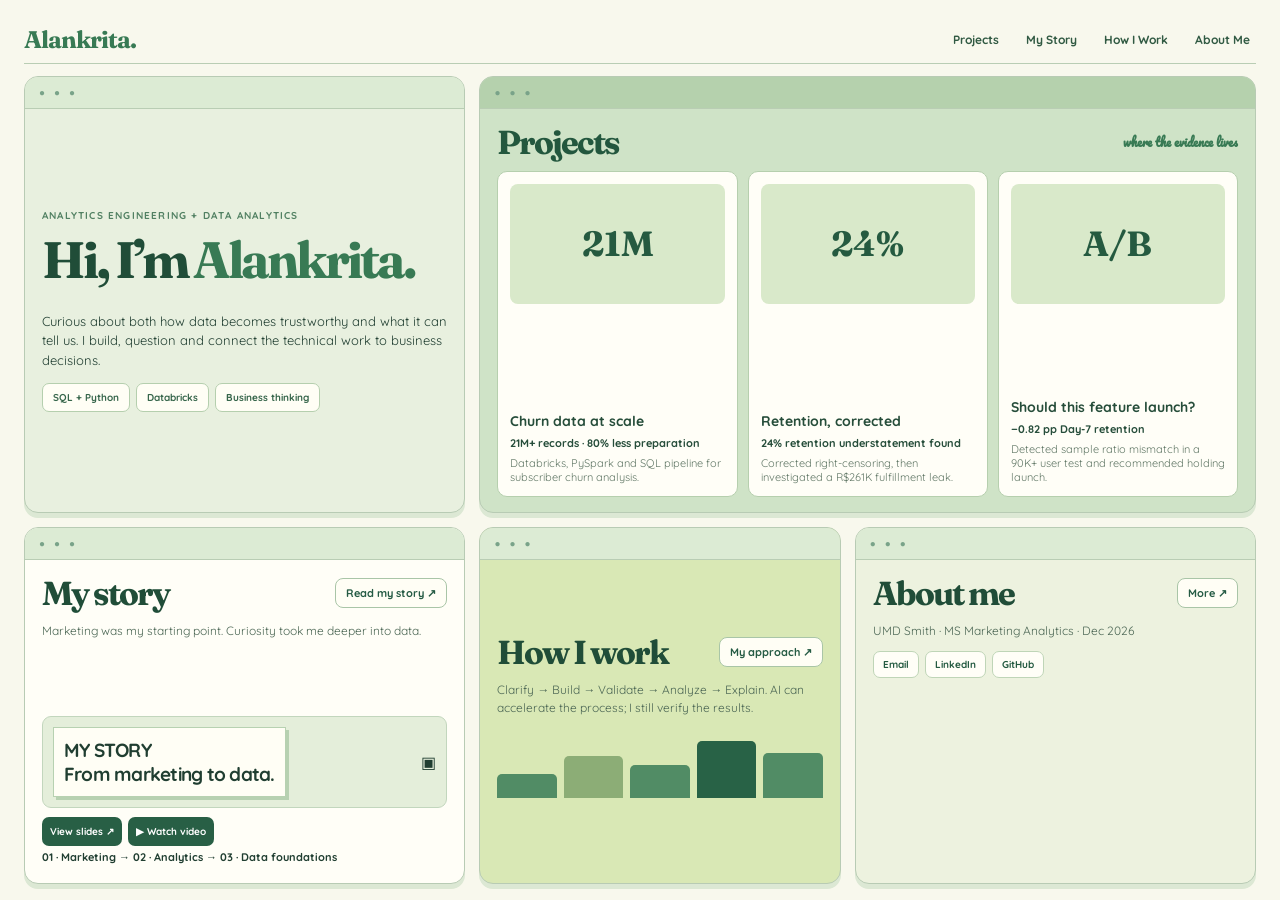
<file: index.html>
<!doctype html><html lang="en"><head><meta charset="utf-8"><meta name="viewport" content="width=device-width,initial-scale=1"><title>Alankrita Srivastava — Portfolio</title><link rel="preconnect" href="https://fonts.googleapis.com"><style>@import url('https://fonts.googleapis.com/css2?family=DM+Sans:wght@400;600;700;800&family=Space+Grotesk:wght@400;600;700&display=swap');
:root{--h:"Space Grotesk";--b:"DM Sans";--a:"Space Grotesk"}*{box-sizing:border-box}body{margin:0;background:#f8f8ed;color:#203e31;font-family:var(--b),sans-serif}button,input,textarea,select{font:inherit}button{cursor:pointer}.shell{height:100dvh;max-width:1450px;margin:auto;padding:16px 24px;display:flex;flex-direction:column;gap:12px}.top{height:48px;display:flex;align-items:center;justify-content:space-between;gap:10px;flex-shrink:0;border-bottom:1px solid #b9cdb4}.logo{font-family:var(--h);font-size:24px;color:#20533b;font-weight:700;letter-spacing:-1px}.nav{display:flex;gap:15px}.nav button{border:0;background:transparent;color:#315a43;font-size:12px;font-weight:800}.edit{background:#255d42;border:0;border-radius:8px;padding:9px 14px;color:white;font-size:12px;font-weight:800}.dashboard{flex:1;min-height:0;display:grid;grid-template-columns:1.1fr .9fr 1fr;grid-template-rows:1.1fr .9fr;gap:14px}.tile{position:relative;min-height:0;overflow:hidden;border:1px solid #b8cbb4;border-radius:14px;padding:48px 17px 15px;background:#fffef7;box-shadow:0 5px 0 #dce8d4}.tile:before{content:"";position:absolute;top:0;left:0;right:0;height:31px;background:#dcebd4;border-bottom:1px solid #b9cdb4}.tile:after{content:"●  ●  ●";position:absolute;top:9px;left:14px;color:#79a389;font-size:10px;letter-spacing:3px}.tile>*{position:relative}.intro{grid-column:1;grid-row:1;background:#e8f0df;display:flex;flex-direction:column;justify-content:center}.projects{grid-column:2/4;grid-row:1;background:#cfe3c7;display:flex;flex-direction:column;gap:12px}.projects:before{background:#b5d1ad}.story{grid-column:1;grid-row:2;display:flex;flex-direction:column}.how{grid-column:2;grid-row:2;background:#d9e8b5;display:flex;flex-direction:column;justify-content:center}.about{grid-column:3;grid-row:2;background:#edf2df}.eyebrow{font-size:10px;font-weight:800;letter-spacing:1.2px;color:#518062}h1,h2{font-family:var(--h),sans-serif;line-height:1.02;letter-spacing:-.06em}h1{font-size:clamp(33px,4vw,58px);margin:12px 0}h1 em{color:#387a54;font-style:normal}h2{font-size:clamp(23px,2.6vw,38px);margin:0}.intro p{font-size:13px;line-height:1.5}.chips{display:flex;gap:6px;flex-wrap:wrap}.chips span{background:#fffef5;color:#37664b;border:1px solid #b5cfae;border-radius:7px;padding:7px 10px;font-size:10px;font-weight:800}.head{display:flex;align-items:center;justify-content:space-between;gap:8px}.head button{border:1px solid #a9c5a7;background:#fffef5;border-radius:8px;padding:7px 10px;font-size:11px;font-weight:800;color:#255b44}.projects h2{color:#23573e}.hand{font-family:var(--a);font-size:12px;color:#4e7557;font-weight:700}.projectlist{flex:1;min-height:0;display:grid;grid-template-columns:repeat(3,minmax(0,1fr));gap:10px}.project{background:#fffef7;border:1px solid #b6cfae;border-radius:10px;text-align:left;padding:12px;display:flex;flex-direction:column;justify-content:space-between;gap:8px;color:#264d3a;min-height:0}.project:hover{transform:translateY(-3px);box-shadow:0 6px 0 #b0cba5}.glyph{background:#d9e9ca;border-radius:8px;display:grid;place-items:center;width:100%;height:40%;min-height:48px;color:#255a40;font-family:var(--h);font-size:clamp(19px,3vw,35px);font-weight:700}.project b{display:block;font-size:14px}.project strong{display:block;font-size:11px;margin:6px 0}.project small{display:block;font-size:11px;color:#627867}.story p,.about p,.how p{font-size:12px;line-height:1.45;color:#4b6654}.steps{font-size:11px;font-weight:800;line-height:2}.links{display:flex;gap:6px;flex-wrap:wrap}.links a{color:#245a41;text-decoration:none;background:#fffef7;border:1px solid #bfd5b7;padding:6px 9px;border-radius:7px;font-size:10px;font-weight:800}.story-art{margin:auto 0 9px;background:#e4eeda;border:1px solid #c2d6bd;border-radius:9px;padding:10px;display:flex;align-items:center;justify-content:space-between;gap:8px}.mini-slide{background:#fffef5;padding:10px;box-shadow:3px 3px 0 #b7d1b1;border:1px solid #b7d1b1;font-size:clamp(12px,1.5vw,19px);font-weight:800;letter-spacing:-.04em}.story-actions{display:flex;gap:6px}.story-actions button{border:0;border-radius:7px;padding:8px;background:#285f45;color:white;font-size:10px;font-weight:800}.widget-graphic{margin:10px 0;display:flex;align-items:end;gap:7px;height:60px}.widget-graphic span{flex:1;border-radius:5px 5px 0 0;background:#518c65}.widget-graphic span:nth-child(1){height:40%}.widget-graphic span:nth-child(2){height:70%;background:#8cad76}.widget-graphic span:nth-child(3){height:55%}.widget-graphic span:nth-child(4){height:95%;background:#286246}.widget-graphic span:nth-child(5){height:75%}.overlay{position:fixed;inset:0;background:#183528bb;display:grid;place-items:center;padding:15px;z-index:10;backdrop-filter:blur(6px)}[hidden]{display:none!important}.dialog{width:min(700px,100%);max-height:90dvh;overflow:auto;background:#fbfcf2;border:2px solid #adc7a9;border-radius:17px;padding:28px;position:relative}.dialog h2{font-size:30px;margin:4px 0 15px}.close{position:absolute;right:18px;top:15px;background:white;border:1px solid #a6c5a6;border-radius:50%;width:34px;height:34px;font-size:22px}.detail{background:white;border:1px solid #c6d9bd;padding:13px;border-radius:10px;margin:9px 0;font-size:13px;line-height:1.55}.detail b{display:block;color:#276044;margin-bottom:4px}.video{aspect-ratio:16/9;width:100%;border:0;border-radius:12px;margin:9px 0}.editorgrid{display:grid;grid-template-columns:1fr 1fr;gap:10px}.field{display:flex;flex-direction:column;gap:5px;font-size:12px;font-weight:800}.field input,.field textarea,.field select{padding:10px;border:1px solid #b4cdae;border-radius:10px;background:white;color:#203d32;min-width:0}.field textarea{min-height:75px}.full{grid-column:1/-1}.action{border:0;background:#275c43;color:white;padding:11px 16px;border-radius:9px;font-size:12px;font-weight:800;margin:8px 6px 0 0}.muted{color:#526c5c;font-size:12px;line-height:1.5}.linkbtn{display:inline-block;color:#245b44;text-decoration:none;font-weight:800;font-size:12px;margin-top:12px}
@media(max-width:800px){.shell{padding:8px;gap:6px}.top{height:34px}.logo{font-size:20px}.nav{display:none}.dashboard{grid-template-columns:1fr 1fr;grid-template-rows:1fr 1.7fr 1fr;gap:7px}.tile{border-radius:10px;padding:30px 9px 7px}.tile:before{height:23px}.tile:after{top:6px;font-size:8px}.intro{grid-column:1/3;grid-row:1}.projects{grid-column:1/3;grid-row:2;gap:5px}.story{grid-column:1;grid-row:3}.how{grid-column:2;grid-row:3}.about{display:none}.intro h1{font-size:25px;margin:4px 0}.intro p{font-size:10px;line-height:1.25;margin:3px 0}.chips{display:none}.eyebrow{font-size:8px}.head h2,.projects h2{font-size:19px}.hand{font-size:9px}.projectlist{gap:5px}.project{padding:6px;gap:5px}.glyph{font-size:17px;min-height:32px}.project b{font-size:10px}.project strong{font-size:9px;margin:2px 0}.project small{display:none}.story p,.about p,.how p{font-size:9px;margin:4px 0}.steps{display:none}.story-art{margin:4px 0;padding:5px}.mini-slide{padding:5px;font-size:10px}.story-actions button{font-size:9px;padding:5px}.widget-graphic{height:33px;margin:4px 0}.head button{font-size:9px;padding:5px}.editorgrid{grid-template-columns:1fr}}
.live-preview{background:#f4f5e9;border:1px solid #c5d6b9;border-radius:12px;padding:16px;margin:8px 0 12px}.live-preview h2{font-size:38px;margin:8px 0}.live-preview p{font-size:15px}.live-preview #liveAccent{font-size:25px}.live-tag{font-size:10px;letter-spacing:1px;font-weight:800;color:#69806b}h1,h2{color:var(--heading-color,#204d38)}body{color:var(--body-color,#203e31)}h1 em,.logo,.hand{color:var(--accent-color,#387a54)}.dialog{width:min(800px,100%)}.field select{cursor:pointer}.field input[type=color]{padding:4px}
.editor-actions{display:flex;align-items:center;gap:8px}
.layout-toolbar{display:flex;align-items:center;gap:10px;flex-wrap:wrap;background:#e0ebd4;border:1px solid #b4cda9;padding:8px 12px;border-radius:9px;font-size:11px;font-weight:800}
.layout-toolbar[hidden]{display:none!important}
.layout-toolbar button{border:1px solid #9fbd9e;background:#fffef5;border-radius:7px;color:#26563e;padding:6px 9px;font-size:11px;font-weight:800;cursor:pointer}
.dashboard.layout-mode{display:block;position:relative;touch-action:none;overflow:hidden;background:repeating-linear-gradient(0deg,transparent 0 23px,#d7e6d04d 24px),repeating-linear-gradient(90deg,transparent 0 23px,#d7e6d04d 24px);border:1px dashed #a7c1a0;border-radius:12px}
.dashboard.layout-mode .tile{position:absolute!important;display:flex;flex-direction:column;grid-column:auto!important;grid-row:auto!important;min-width:130px;min-height:115px;max-width:none;max-height:none;box-sizing:border-box;box-shadow:0 6px 0 #a6c7a777;user-select:none}
.dashboard.layout-mode .tile:before{cursor:grab}
.dashboard.layout-mode .tile.dragging{z-index:9;box-shadow:0 12px 24px #264d3933}
.dashboard.layout-mode .tile:after{pointer-events:none}
.widget-handle{position:absolute!important;z-index:4;top:0;left:0;right:0;height:32px;cursor:grab;touch-action:none}
.widget-handle:active{cursor:grabbing}
.widget-resize{position:absolute!important;z-index:5;right:1px;bottom:1px;width:24px;height:24px;cursor:nwse-resize;touch-action:none;background:linear-gradient(135deg,transparent 54%,#3d7a55 56%,#3d7a55 62%,transparent 64%,transparent 72%,#3d7a55 74%,#3d7a55 80%,transparent 82%);border-radius:0 0 10px 0}
.dashboard.layout-mode .tile .projectlist{min-height:0}
.dashboard.layout-mode .tile .project{overflow:hidden}
@media(max-width:800px){.editor-actions{gap:4px}.editor-actions .edit{padding:6px;font-size:9px}.layout-toolbar{font-size:9px;gap:5px}.layout-toolbar button{font-size:9px;padding:5px}.dashboard.layout-mode{display:grid;position:relative;touch-action:auto;overflow:visible}.dashboard.layout-mode .tile{position:relative!important;min-width:0;min-height:0;left:auto!important;top:auto!important;width:auto!important;height:auto!important;grid-column:initial!important;grid-row:initial!important}.dashboard.layout-mode .intro{grid-column:1/3!important;grid-row:1!important}.dashboard.layout-mode .projects{grid-column:1/3!important;grid-row:2!important}.dashboard.layout-mode .story{grid-column:1!important;grid-row:3!important}.dashboard.layout-mode .how{grid-column:2!important;grid-row:3!important}.widget-handle,.widget-resize{display:none!important}}

.dashboard .free-image{position:absolute;z-index:12;border:1px solid #8aa98e;border-radius:9px;box-shadow:0 5px 16px #1b3d2933;overflow:hidden;background:transparent;touch-action:none}
.dashboard .free-image img{width:100%;height:100%;object-fit:contain;display:block;pointer-events:none}
.dashboard .free-image .image-drag{position:absolute;inset:0;cursor:move;touch-action:none}
.dashboard .free-image .image-size{position:absolute;right:0;bottom:0;width:23px;height:23px;background:#245c43cc;color:white;cursor:nwse-resize;text-align:center;line-height:23px;touch-action:none}
.dashboard .free-image .image-delete{position:absolute;right:2px;top:2px;border:0;border-radius:50%;width:25px;height:25px;background:#fff;color:#6b2935;cursor:pointer;font-weight:900;z-index:2}
.dashboard:not(.image-editing) .free-image{border:0;box-shadow:none;pointer-events:none}
.dashboard:not(.image-editing) .free-image .image-drag,.dashboard:not(.image-editing) .free-image .image-size,.dashboard:not(.image-editing) .free-image .image-delete{display:none}
.dashboard.image-editing .free-image{outline:2px dashed #437d53;outline-offset:2px}
.dashboard.layout-mode .tile{z-index:1}
.dashboard.layout-mode .tile.dragging{z-index:9}
@media(max-width:800px){.dashboard .free-image{display:none}}
.dashboard{position:relative}.dashboard.layout-mode .free-image{z-index:15}.dashboard.layout-mode:not(.image-editing) .free-image{pointer-events:none}
.font-size-panel{position:fixed;z-index:30;right:20px;bottom:20px;width:min(310px,calc(100vw - 40px));background:#fffef5;border:2px solid #7aa783;border-radius:14px;padding:15px;box-shadow:0 10px 30px #1b3d2944;color:#234a35}
.font-size-panel[hidden]{display:none!important}.font-size-panel input[type=range]{width:100%;accent-color:#2a6b49}.font-size-panel .size-row{display:flex;align-items:center;justify-content:space-between;gap:8px;margin:10px 0}.font-size-panel button{border:1px solid #a9c6aa;border-radius:7px;background:#e4efdb;color:#234a35;padding:6px 9px;font-weight:800}.font-edit-selected{outline:2px dashed #397c55!important;outline-offset:3px;cursor:text!important}.font-edit-active [data-font-key]{cursor:pointer}.font-edit-active [data-font-key]:hover{outline:1px dashed #397c55;outline-offset:2px}
#floatingEditor{position:fixed;right:14px;bottom:14px;z-index:1000;background:#205d41;color:white;border:2px solid #f7ffed;border-radius:999px;padding:13px 19px;font-weight:900;font-size:14px;box-shadow:0 5px 22px #143e2e66;display:block!important;visibility:visible!important}#floatingEditorMenu{position:fixed;right:14px;bottom:70px;z-index:1000;background:#fffef5;border:2px solid #8fb79b;border-radius:13px;padding:9px;box-shadow:0 8px 30px #163b2b44;width:min(250px,calc(100vw - 28px))}#floatingEditorMenu[hidden]{display:none!important}#floatingEditorMenu button{display:block;width:100%;text-align:left;background:transparent;color:#1d5139;border:0;border-radius:7px;padding:11px;font-weight:800;font-size:13px}#floatingEditorMenu button:hover{background:#e2efdd}.font-size-panel{bottom:76px!important;z-index:1001!important}@media(max-width:800px){.editor-actions{display:none!important}#floatingEditor{bottom:12px;right:12px}}
#elementControls{position:fixed;z-index:1100;left:50%;bottom:14px;transform:translateX(-50%);display:flex;align-items:center;gap:10px;flex-wrap:wrap;background:#fffef5;color:#24533d;border:2px solid #6e9f77;border-radius:12px;padding:9px 12px;box-shadow:0 7px 25px #173e2a55;font-size:12px}
#elementControls[hidden],#elementSelection[hidden]{display:none!important}#elementControls button{border:1px solid #a3c6a4;border-radius:7px;padding:6px;background:#e6efdc;color:#24533d;font-weight:800}
#elementSelection{position:fixed;z-index:1099;pointer-events:none;border:2px solid #237c4c;outline:1px dashed #fff;box-shadow:0 0 0 2px #237c4c44}
#elementMove{position:absolute;top:-24px;left:-2px;height:23px;background:#237c4c;color:white;font-size:11px;font-weight:800;padding:3px 12px;cursor:move;pointer-events:auto;touch-action:none}
#elementResize{position:absolute;right:-9px;bottom:-9px;background:#237c4c;color:white;border:2px solid white;border-radius:4px;width:23px;height:23px;text-align:center;cursor:nwse-resize;pointer-events:auto;touch-action:none}
body.free-edit-mode #desktopGrid .tile *:not(.widget-handle):not(.widget-resize){cursor:crosshair}body.free-edit-mode #desktopGrid .tile *:hover{outline:1px dashed #42895a}body.free-edit-mode #desktopGrid{overflow:visible}body.free-edit-mode #desktopGrid .tile{overflow:visible}

/* Public visitors never see editor controls. Editing requires an explicit URL flag. */
body:not(.owner-edit) .editor-actions,body:not(.owner-edit) .layout-toolbar,body:not(.owner-edit) #floatingEditor,body:not(.owner-edit) #floatingEditorMenu,body:not(.owner-edit) #elementControls,body:not(.owner-edit) #elementSelection,body:not(.owner-edit) #fontSizePanel,body:not(.owner-edit) .widget-handle,body:not(.owner-edit) .widget-resize,body:not(.owner-edit) .image-drag,body:not(.owner-edit) .image-size{display:none!important}
.projectlist{overflow-x:auto;overflow-y:hidden;grid-auto-flow:column;grid-template-columns:none;grid-auto-columns:calc((100% - 20px)/3);scrollbar-width:thin}
.project{overflow:auto;min-width:0}
@media(max-width:700px){.projectlist{grid-auto-columns:minmax(150px,78%)}}
</style></head><body><div class="shell"><header class="top"><div class="logo">Alankrita.</div><nav class="nav"><button onclick="openDetail('projects')">Projects</button><button onclick="openDetail('story')">My Story</button><button onclick="openDetail('how')">How I Work</button><button onclick="openDetail('about')">About Me</button></nav></header><main class="dashboard" id="desktopGrid"><section class="tile intro" data-widget="intro"><div class="eyebrow">ANALYTICS ENGINEERING + DATA ANALYTICS</div><h1>Hi, I’m <em>Alankrita.</em></h1><p id="intro"></p><div class="chips"><span>SQL + Python</span><span>Databricks</span><span>Business thinking</span></div></section><section class="tile projects" data-widget="projects"><div class="head"><h2>Projects</h2><span class="hand">where the evidence lives</span></div><div class="projectlist" id="projects"></div></section><section class="tile story" data-widget="story"><div class="head"><h2>My story</h2><button onclick="openDetail('story')">Read my story ↗</button></div><p id="story"></p><div class="story-art"><div class="mini-slide">MY STORY<br>From marketing to data.</div><span>▣</span></div><div class="story-actions"><button onclick="openDetail('story')">View slides ↗</button><button onclick="openStoryVideo()">▶ Watch video</button></div><div class="steps">01 · Marketing → 02 · Analytics → 03 · Data foundations</div></section><section class="tile how" data-widget="how"><div class="head"><h2>How I work</h2><button onclick="openDetail('how')">My approach ↗</button></div><p id="how"></p><div class="widget-graphic"><span></span><span></span><span></span><span></span><span></span></div></section><section class="tile about" data-widget="about"><div class="head"><h2>About me</h2><button onclick="openDetail('about')">More ↗</button></div><p id="about"></p><div class="links"><a id="email">Email</a><a id="linkedin" target="_blank" rel="noopener noreferrer">LinkedIn</a><a id="github" target="_blank" rel="noopener noreferrer">GitHub</a></div></section></main></div><div class="overlay" id="overlay" hidden><div class="dialog" role="dialog" aria-modal="true"><button class="close" onclick="closeDialog()" aria-label="Close">×</button><div id="dialogbody"></div></div></div><script>
const defaults={intro:"Curious about both how data becomes trustworthy and what it can tell us. I build, question and connect the technical work to business decisions.",story:"Marketing was my starting point. Curiosity took me deeper into data.",how:"Clarify → Build → Validate → Analyze → Explain. AI can accelerate the process; I still verify the results.",about:"UMD Smith · MS Marketing Analytics · Dec 2026",email:"",linkedin:"https://www.linkedin.com/",github:"https://github.com/alansri08",headingFont:"Fraunces",bodyFont:"Quicksand",accentFont:"Pacifico",headingColor:"#204d38",bodyColor:"#203e31",accentColor:"#387a54",storyVideo:"",projects:[{title:"Churn data at scale",metric:"21M+ records · 80% less preparation",desc:"Databricks, PySpark and SQL pipeline for subscriber churn analysis.",glyph:"21M",video:"",link:"https://github.com/alansri08/kkbox-churn-prediction"},{title:"Retention, corrected",metric:"24% retention understatement found",desc:"Corrected right-censoring, then investigated a R$261K fulfillment leak.",glyph:"24%",video:"",link:"https://github.com/alansri08/ecommerce-funnel-cohort-analysis"},{title:"Should this feature launch?",metric:"−0.82 pp Day-7 retention",desc:"Detected sample ratio mismatch in a 90K+ user test and recommended holding launch.",glyph:"A/B",video:"",link:"https://github.com/alansri08/mobile-app-growth-experimentation"}]};
let d=structuredClone(defaults);if(!Array.isArray(d.projects))d.projects=structuredClone(defaults.projects);
const $=id=>document.getElementById(id),esc=s=>String(s??"").replace(/[&<>"']/g,c=>({"&":"&amp;","<":"&lt;",">":"&gt;",'"':"&quot;","'":"&#39;"}[c]));
function embed(raw){try{const u=new URL(raw);const h=u.hostname.replace(/^www\./,"");let id;if(h==="youtu.be")id=u.pathname.split("/")[1];else if(["youtube.com","m.youtube.com","youtube-nocookie.com"].includes(h))id=u.searchParams.get("v")||u.pathname.match(/^\/(?:embed|shorts|live)\/([^/]+)/)?.[1];if(id&&/^[a-zA-Z0-9_-]{11}$/.test(id))return "https://www.youtube-nocookie.com/embed/"+id;if(["loom.com","share.loom.com"].includes(h)){id=u.pathname.match(/^\/(?:share|embed)\/([a-zA-Z0-9-]+)/)?.[1];if(id&&/^[a-zA-Z0-9-]{12,}$/.test(id))return "https://www.loom.com/embed/"+id}}catch{}return null}
function video(raw){const src=embed(raw);return src?'<iframe class="video" loading="lazy" allow="accelerometer; autoplay; encrypted-media; picture-in-picture" allowfullscreen title="Video walkthrough" src="'+esc(src)+'"></iframe>':""}
function render(){for(const k of ["intro","story","how","about"])$(k).textContent=d[k];$("projects").innerHTML=d.projects.map((p,i)=>'<button class="project" onclick="openDetail('+i+')"><span class="glyph">'+esc(p.glyph)+'</span><span><b>'+esc(p.title)+'</b><strong>'+esc(p.metric)+'</strong><small>'+esc(p.desc)+'</small></span></button>').join("");$("email").href=d.email?"mailto:"+d.email:"#";$("linkedin").href=d.linkedin;$("github").href=d.github;document.documentElement.style.setProperty("--h",'"'+d.headingFont+'"');document.documentElement.style.setProperty("--b",'"'+d.bodyFont+'"');document.documentElement.style.setProperty("--a",'"'+d.accentFont+'"');document.documentElement.style.setProperty("--heading-color",d.headingColor||"#204d38");document.documentElement.style.setProperty("--body-color",d.bodyColor||"#203e31");document.documentElement.style.setProperty("--accent-color",d.accentColor||"#387a54");const fonts=[d.headingFont,d.bodyFont,d.accentFont];let link=$("fontlink");if(!link){link=document.createElement("link");link.id="fontlink";link.rel="stylesheet";document.head.appendChild(link)}link.href="https://fonts.googleapis.com/css2?"+[...new Set(fonts)].map(x=>"family="+encodeURIComponent(x).replace(/%20/g,"+").replace(/%2B/g,"+")).join("&")+"&display=swap";}
function show(html){$("dialogbody").innerHTML=html;$("overlay").hidden=false}
function closeDialog(){$("overlay").hidden=true;$("dialogbody").innerHTML=""}
function openStoryVideo(){show("<h2>My Story — Video</h2>"+(video(d.storyVideo)||'<p class="muted">Add your YouTube or Loom link using Edit site to play your video here.</p>'))}
function openDetail(key){let title,body="";if(typeof key==="number"){const p=d.projects[key];title=p.title;body='<p class="muted">'+esc(p.desc)+'</p>'+video(p.video)+'<div class="detail"><b>Key result</b>'+esc(p.metric)+'</div><a class="linkbtn" target="_blank" rel="noopener noreferrer" href="'+esc(p.link)+'">Explore project on GitHub ↗</a>'}else if(key==="projects"){title="Featured projects";body=d.projects.map((p,i)=>'<button class="project detail" onclick="openDetail('+i+')">'+esc(p.title)+" — "+esc(p.metric)+'</button>').join("")}else{title=({story:"My story",how:"How I work",about:"About me"})[key];body='<p class="muted">'+esc(d[key])+'</p>';if(key==="story")body+='<div class="detail"><b>My Story presentation</b>Presentation upload pending. The thumbnail on the homepage is a placeholder, not the original slides.</div><button class="action" onclick="openStoryVideo()">▶ Watch the video</button>'+video(d.storyVideo);if(key==="how")body+='<div class="detail"><b>My approach</b>Understand the business question, prepare and transform data, validate assumptions and outputs, and communicate decisions.</div>';if(key==="about")body+='<div class="detail">I’m completing an MS in Marketing Analytics at the University of Maryland, graduating December 2026. My experience spans marketing analytics, SQL, Databricks, Tableau, experimentation and AI-assisted workflows.</div>'}show('<h2>'+esc(title)+'</h2>'+body)}
const field=(label,key,val,type="text")=>'<label class="field '+(type==="textarea"?"full":"")+'">'+esc(label)+(type==="textarea"?'<textarea data-key="'+esc(key)+'">'+esc(val)+'</textarea>':'<input data-key="'+esc(key)+'" value="'+esc(val)+'">')+'</label>';
const colorField=(label,key,val)=>'<label class="field">'+esc(label)+'<input type="color" data-key="'+esc(key)+'" value="'+esc(val)+'" style="height:46px;width:100%;cursor:pointer"></label>';
const choose=(label,key,val,opts)=>'<label class="field">'+esc(label)+'<select data-key="'+esc(key)+'">'+opts.map(o=>'<option '+(o===val?"selected":"")+'>'+esc(o)+'</option>').join("")+'</select></label>';

document.addEventListener("keydown",e=>{if(e.key==="Escape")closeDialog()});
$("overlay").addEventListener("click",e=>{if(e.target===$("overlay"))closeDialog()});
fetch("data.json",{cache:"no-store"}).then(r=>r.ok?r.json():null).then(x=>{if(x){d={...d,...x};if(!Array.isArray(d.projects))d.projects=structuredClone(defaults.projects)}render()}).catch(()=>render());render();
window.PortfolioContent={
 get:()=>structuredClone(d),
 set:(next)=>{d={...d,...structuredClone(next||{})};if(!Array.isArray(d.projects))d.projects=structuredClone(defaults.projects);render();window.PortfolioVisual?.draw();}
};
</script><script src="./visual-runtime.js" defer></script></body></html>
</file>
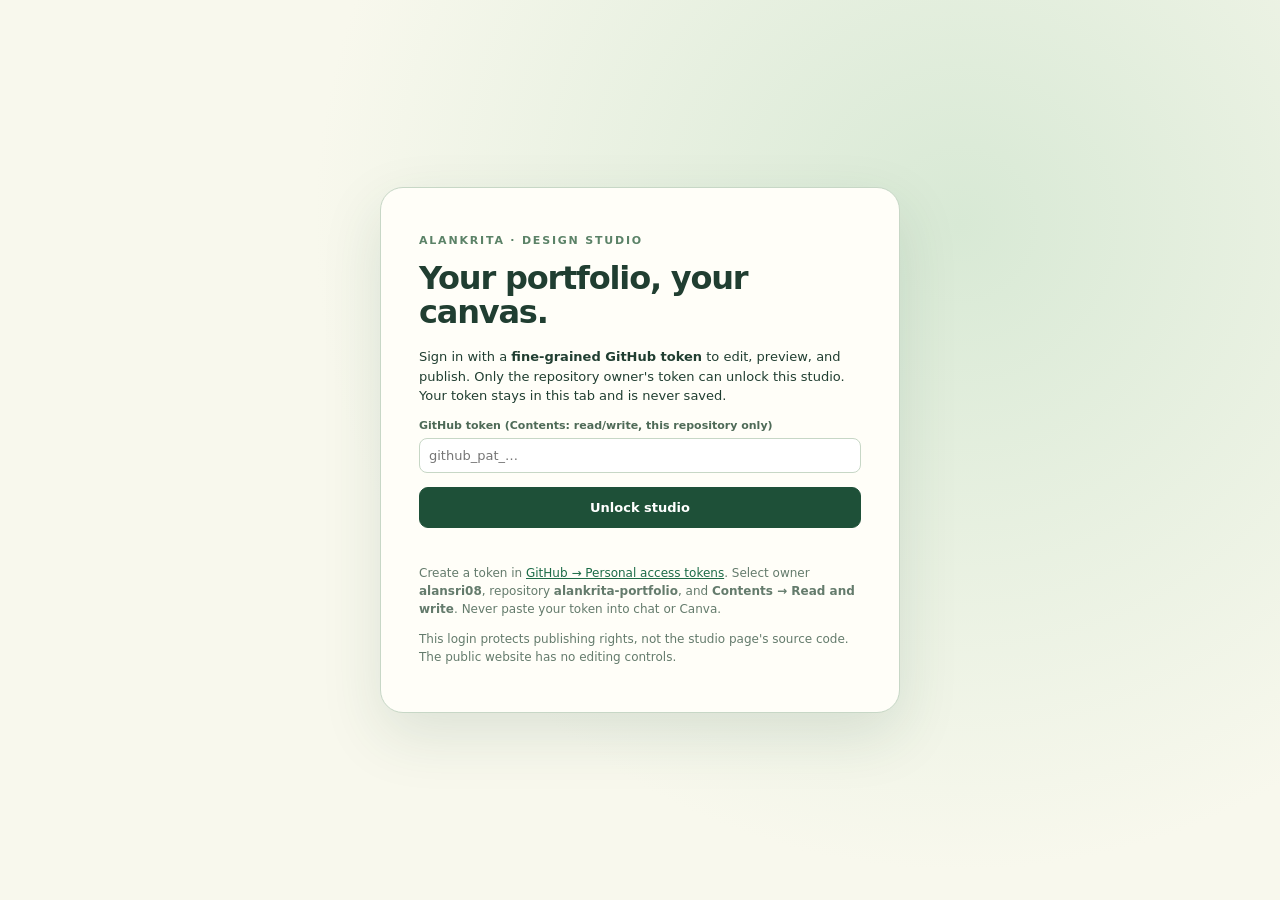
<file: studio.html>
<!doctype html>
<html lang="en">
<head>
<meta charset="utf-8"><meta name="viewport" content="width=device-width,initial-scale=1">
<meta name="robots" content="noindex,nofollow"><meta name="referrer" content="no-referrer">
<title>Alankrita · Private Portfolio Studio</title>
<link rel="stylesheet" href="./studio.css">
</head>
<body>
<section id="gate" class="gate">
  <div class="login-card">
    <p class="eyebrow">ALANKRITA · DESIGN STUDIO</p>
    <h1>Your portfolio, your canvas.</h1>
    <p>Sign in with a <strong>fine-grained GitHub token</strong> to edit, preview, and publish. Only the repository owner's token can unlock this studio. Your token stays in this tab and is never saved.</p>
    <label for="token">GitHub token (Contents: read/write, this repository only)</label>
    <input id="token" type="password" autocomplete="off" spellcheck="false" placeholder="github_pat_…">
    <button id="connect" class="primary">Unlock studio</button>
    <p class="error" id="gate-error" role="alert"></p>
    <p class="fine">Create a token in <a href="https://github.com/settings/personal-access-tokens/new" target="_blank" rel="noopener noreferrer">GitHub → Personal access tokens</a>. Select owner <b>alansri08</b>, repository <b>alankrita-portfolio</b>, and <b>Contents → Read and write</b>. Never paste your token into chat or Canva.</p>
    <p class="fine">This login protects publishing rights, not the studio page's source code. The public website has no editing controls.</p>
  </div>
</section>
<div id="app" hidden>
<header class="appbar">
  <div class="brand"><b>Alankrita<span>.</span></b><small>VISUAL STUDIO</small></div>
  <div class="app-actions">
    <span class="pill" id="status">Connected</span>
    <button id="undo" title="Undo (Ctrl/Cmd+Z)">↶ Undo</button>
    <button id="redo" title="Redo (Ctrl/Cmd+Shift+Z)">↷ Redo</button>
    <button id="save-draft">Save draft</button>
    <button id="export-draft" title="Download a portable backup">Export draft</button>
    <button id="import-draft" title="Restore a saved draft JSON file">Import draft</button>
    <input type="file" id="import-draft-file" accept="application/json,.json" hidden>
    <button id="restore">Reload published</button>
    <button id="history" title="Select an older GitHub version for preview and republication">Version history</button>
    <button id="publish" class="primary">Publish to website ↗</button>
    <button id="logout" title="Forget access token">Lock</button>
  </div>
</header>
<div class="workspace">
  <aside class="sidebar left">
    <div class="tabs"><button class="tab active" data-tab="add">Add</button><button class="tab" data-tab="content">Content</button><button class="tab" data-tab="layers">Layers</button></div>
    <section class="tabview" id="tab-add">
      <h2>Add anything</h2>
      <p class="muted">Drag and resize it anywhere. Use the right panel for precise styling.</p>
      <div class="insert-grid">
        <button id="add-text"><span>✎</span>Text</button>
        <button id="add-shape"><span>▧</span>Shape</button>
        <button id="add-image"><span>▧</span>Image / graphic</button>
        <button id="add-canva"><span>◈</span>Live Canva embed</button>
      </div>
      <input id="upload" type="file" accept="image/png,image/jpeg,image/webp,image/gif,image/svg+xml" hidden>
      <div class="help">
        <b>Canva workflow</b>
        <p>Create or revise a design in Canva, export as PNG/WebP/SVG, then add it here as an image. Press Publish to include it in your live portfolio.</p>
        <p>Alternatively, add a <em>live Canva embed</em> for automatic Canva updates. Live embeds bypass review and GitHub rollback.</p>
        <a href="https://www.canva.com/d/AewOY9n5nY1F8QW" target="_blank" rel="noopener noreferrer">Open your existing Canva portfolio copy ↗</a>
        <p class="muted">Imported copies may contain flattened elements. Use Canva for graphics, then replace and publish here.</p>
        <a href="https://www.canva.com/" target="_blank" rel="noopener noreferrer">Open Canva home ↗</a>
      </div>
      <div class="help"><b>Keyboard shortcuts</b><p>Drag to move · Corner handle to resize · Delete to remove · Ctrl/Cmd+D to duplicate · Arrow keys to nudge · Ctrl/Cmd+Z to undo</p></div>
    </section>
    <section class="tabview" id="tab-content" hidden>
      <h2>Edit website copy</h2>
      <div class="insert-grid" style="margin-top:0">
        <button id="project-add" style="min-height:45px">+ Add project</button>
        <button id="project-remove" style="min-height:45px">Remove project</button>
      </div>
      <label for="content-key">Section</label>
      <select id="content-key">
        <option value="intro">Homepage introduction</option>
        <option value="story">My story</option>
        <option value="how">How I work</option>
        <option value="about">About me</option>
        <option value="email">Email</option>
        <option value="linkedin">LinkedIn URL</option>
        <option value="github">GitHub URL</option>
        <option value="storyVideo">Story video</option>
        <option value="projects.0.title">Project 1 — title</option>
        <option value="projects.0.metric">Project 1 — main result</option>
        <option value="projects.0.desc">Project 1 — description</option>
        <option value="projects.0.link">Project 1 — URL</option>
        <option value="projects.1.title">Project 2 — title</option>
        <option value="projects.1.metric">Project 2 — main result</option>
        <option value="projects.1.desc">Project 2 — description</option>
        <option value="projects.1.link">Project 2 — URL</option>
        <option value="projects.2.title">Project 3 — title</option>
        <option value="projects.2.metric">Project 3 — main result</option>
        <option value="projects.2.desc">Project 3 — description</option>
        <option value="projects.2.link">Project 3 — URL</option>
      </select>
      <label for="content-value">Text or URL</label>
      <textarea id="content-value" rows="8"></textarea>
      <p class="muted">These edits are saved with your visual layout when you publish. For bulk editing and adding projects, use <a href="https://app.pagescms.org/" target="_blank" rel="noopener noreferrer">Pages CMS ↗</a>.</p>
    </section>
    <section class="tabview" id="tab-layers" hidden>
      <h2>Your layers</h2><p class="muted">Select an item to customize or duplicate it.</p><div id="layers-list"></div>
    </section>
  </aside>
  <main class="canvas-panel">
    <div class="canvas-toolbar">
      <div class="device-toggle"><button id="desktop" class="active">Desktop</button><button id="mobile">Mobile</button></div>
      <span class="muted" id="canvas-note">Select anything on the page to move or resize it.</span>
      <div class="zoom-note">Click a text item to style it; use Content to edit website copy.</div>
    </div>
    <div id="stage-scroller">
      <div id="frame-wrap">
        <iframe id="site-frame" title="Live portfolio draft preview" src="./index.html?studio-preview=1"></iframe>
        <div id="selection" hidden><span class="resize-handle" id="resize-handle" title="Drag to resize"></span><div id="selection-label"></div></div>
      </div>
    </div>
  </main>
  <aside class="sidebar right">
    <h2>Inspector</h2><p id="inspector-empty" class="muted">Select text, a graphic, an image, a section, or a card in the preview.</p>
    <div id="inspector" hidden>
      <div class="sel-title"><strong id="selected-name">Item</strong><div><button id="duplicate" title="Duplicate item">Duplicate</button><button id="remove" title="Delete/reset item">Remove</button></div></div>
      <div id="item-properties">
        <label class="prop-row" data-prop="text">Text<textarea data-key="text" rows="3"></textarea></label>
        <label class="prop-row" data-prop="src">Image or Canva URL<input data-key="src" type="url" placeholder="https://"></label>
        <label class="prop-row" data-prop="editUrl">Canva design edit URL<input data-key="editUrl" type="url" placeholder="https://www.canva.com/design/…"></label>
        <label class="prop-row" data-prop="alt">Image description<input data-key="alt" type="text"></label>
        <label class="prop-row" data-prop="href">Link when clicked<input data-key="href" type="url" placeholder="https://"></label>
        <div class="two-col">
          <label>X (%)<input data-key="x" type="number" step=".1"></label><label>Y (%)<input data-key="y" type="number" step=".1"></label>
          <label>Width (%)<input data-key="w" type="number" min=".5" step=".1"></label><label>Height (%)<input data-key="h" type="number" min=".5" step=".1"></label>
        </div>
      </div>
      <div id="native-properties" hidden>
        <p class="muted">Move and resize this website element. Text edits here override the original words.</p>
        <label id="native-text-row">Edit selected text<textarea id="native-text" rows="3" placeholder="Select a single text element"></textarea></label>
        <div class="two-col">
          <label>Move X (px)<input data-key="dx" type="number" step="1"></label><label>Move Y (px)<input data-key="dy" type="number" step="1"></label>
          <label>Width (px)<input data-key="w" type="number" min="0" step="1"></label><label>Height (px)<input data-key="h" type="number" min="0" step="1"></label>
        </div>
      </div>
      <div class="insert-grid" id="layer-controls" style="margin-top:12px">
        <button id="bring-front" style="min-height:38px">Bring to front</button>
        <button id="send-back" style="min-height:38px">Send behind</button>
      </div>
      <button id="replace-image" hidden style="width:100%;margin-top:12px">Replace selected image (Canva export or upload)</button>
      <input id="replace-upload" type="file" accept="image/png,image/jpeg,image/webp,image/gif,image/svg+xml" hidden>
      <a id="open-canva-edit" target="_blank" rel="noopener noreferrer" hidden style="display:block;margin-top:10px">Open original design in Canva ↗</a>
      <h3>Appearance</h3>
      <div class="two-col">
        <label>Font size (px)<input data-key="fontSize" type="number" min="0" max="300"></label>
        <label>Rotation (°)<input data-key="rotate" type="number" min="-360" max="360"></label>
        <label>Layer order<input data-key="z" type="number" step="1"></label>
        <label>Text color<input data-key="color" type="color" value="#203e31"></label>
        <label>Background<input data-key="bg" type="color" value="#ffffff"></label>
        <label>Opacity (0–1)<input data-key="opacity" type="number" step=".1" min="0" max="1"></label>
        <label>Corner radius (px)<input data-key="radius" type="number" min="0" max="300"></label>
      </div>
      <label class="prop-row" data-prop="fontFamily">Font family<input data-key="fontFamily" type="text" placeholder="Space Grotesk"></label>
      <label class="prop-row" data-prop="align">Text alignment<select data-key="align"><option value="left">Left</option><option value="center">Center</option><option value="right">Right</option></select></label>
      <button id="apply-font-group" style="width:100%;margin-top:12px" title="Apply the selected font size to similar elements in this device layout">Apply font size to same category</button>
      <div class="help"><b>Responsive layouts</b><p>Desktop and mobile positions are independent. Choose Mobile above to place elements for phones.</p></div>
    </div>
  </aside>
</div>
<div id="toast" role="status" aria-live="polite"></div>
</div>
<script src="./studio.js"></script>
</body>
</html>
</file>
<file: studio.css>
:root{--green:#1e5038;--ink:#203e31;--beige:#f8f8ed;--soft:#e7eee1;--line:#c7d7c6;--white:#fffef8}
*{box-sizing:border-box}body{margin:0;color:var(--ink);background:var(--beige);font-family:Inter,"DM Sans",system-ui,Arial,sans-serif;font-size:13px}button,input,textarea,select{font:inherit}button{cursor:pointer;border:1px solid var(--line);border-radius:9px;background:#fff;padding:9px 12px;color:var(--ink);font-weight:650;transition:background .15s}button:hover{background:#edf4e8}button:disabled{opacity:.45;cursor:wait}button.primary{background:var(--green);color:white;border-color:var(--green)}button.primary:hover{background:#123c29}a{color:#1c6b47}p{line-height:1.5}.muted,.fine{color:#647b6c;font-size:12px;line-height:1.5}h1{font-size:32px;line-height:1.07;letter-spacing:-1.2px;margin:10px 0 18px}h2{font-size:15px;margin:8px 0 10px}h3{font-size:12px;margin:22px 0 10px;color:#53705b;text-transform:uppercase;letter-spacing:1px}label{display:block;font-size:11px;font-weight:750;margin:12px 0 6px;color:#4e6a57}input,textarea,select{display:block;width:100%;border:1px solid var(--line);border-radius:8px;background:#fff;padding:9px;color:var(--ink);outline-color:#71ac80}textarea{resize:vertical;min-height:44px}input[type=color]{height:37px;padding:3px}
.gate{min-height:100dvh;display:grid;place-items:center;padding:24px;background:radial-gradient(circle at 75% 25%,#d8e9d5,#f8f8ed 55%)}.login-card{background:var(--white);width:min(100%,520px);padding:34px 38px;border:1px solid var(--line);border-radius:23px;box-shadow:0 22px 60px #224e3920}.eyebrow{font-size:11px;letter-spacing:1.8px;font-weight:850;color:#5b8267}.login-card p{max-width:460px}.login-card #connect{width:100%;margin-top:14px;padding:12px}.error{color:#a82c2c;min-height:1em;font-size:12px}
#app{height:100dvh;display:flex;flex-direction:column}#app[hidden],.gate[hidden],.tabview[hidden],#inspector[hidden],#native-properties[hidden],#item-properties[hidden],#selection[hidden]{display:none!important}
.appbar{flex:0 0 auto;min-height:65px;background:#fffef7;border-bottom:1px solid var(--line);display:flex;justify-content:space-between;align-items:center;padding:10px 17px;gap:12px}.brand{display:flex;flex-direction:column;gap:3px;min-width:130px}.brand b{font-size:20px;letter-spacing:-.6px}.brand b span{color:#4a9564}.brand small{font-size:9px;letter-spacing:2px;color:#779082;font-weight:850}.app-actions{display:flex;align-items:center;justify-content:flex-end;gap:7px;flex-wrap:wrap}.app-actions button{padding:8px 10px;font-size:11px}.pill{border:1px solid #b0d3b8;background:#e8f5e8;color:#256443;border-radius:99px;padding:7px 9px;font-size:11px;font-weight:750}.workspace{min-height:0;flex:1;display:grid;grid-template-columns:265px minmax(0,1fr) 264px;overflow:hidden}.sidebar{background:#fffef8;padding:15px 14px;overflow-y:auto;min-height:0}.sidebar.left{border-right:1px solid var(--line)}.sidebar.right{border-left:1px solid var(--line)}.tabs{display:flex;gap:5px;border-bottom:1px solid var(--line);padding-bottom:10px;margin-bottom:14px}.tab{flex:1;background:transparent;border:0;font-size:12px;padding:9px 4px}.tab.active{background:#dbe9d9;color:#1e5838}.insert-grid{display:grid;grid-template-columns:1fr 1fr;gap:9px;margin-top:16px}.insert-grid button{min-height:86px;display:flex;flex-direction:column;align-items:center;justify-content:center;gap:11px;font-size:11px}.insert-grid button span{font-size:24px;font-weight:400;color:#397c50}.help{border:1px solid #d6e2d5;border-radius:12px;background:#f4f7ef;margin-top:19px;padding:12px}.help b{font-size:12px}.help p{font-size:11px;color:#5e7565;margin:8px 0}.help a{font-size:11px}.canvas-panel{background:#e3e9dd;min-width:0;min-height:0;display:flex;flex-direction:column}.canvas-toolbar{display:flex;align-items:center;gap:12px;padding:10px 13px;border-bottom:1px solid #c7d3c6;background:#f4f6ef;min-height:51px}.device-toggle{display:flex;background:#e3ecdf;border:1px solid #c4d5c3;border-radius:10px;padding:3px;gap:2px}.device-toggle button{border:0;background:transparent;padding:6px 12px;font-size:11px}.device-toggle button.active{background:white;box-shadow:0 1px 3px #0002}.zoom-note{margin-left:auto;font-size:10px;color:#779084;max-width:180px}#stage-scroller{flex:1;overflow:auto;padding:28px;display:flex;justify-content:center;align-items:flex-start}#frame-wrap{position:relative;width:min(100%,1160px);height:max(610px,calc(100% - 12px));background:#fff;box-shadow:0 16px 55px #1a392527;border-radius:12px;overflow:hidden;border:1px solid #ced7cc;flex-shrink:0}#frame-wrap.mobile{width:390px;height:780px;max-width:none;border:8px solid #25332c;border-radius:27px}#site-frame{width:100%;height:100%;border:0;background:white;display:block}
#selection{position:absolute;z-index:999;pointer-events:none;outline:2px solid #0b8463;box-shadow:0 0 0 1px #fff8;border-radius:2px}#selection-label{position:absolute;bottom:calc(100% + 2px);left:-2px;background:#0b8463;color:#fff;font-size:10px;line-height:16px;padding:0 6px;white-space:nowrap;max-width:190px;overflow:hidden;text-overflow:ellipsis}.resize-handle{display:block;position:absolute;right:-7px;bottom:-7px;border:2px solid white;background:#0b8463;width:15px;height:15px;border-radius:2px;pointer-events:auto;cursor:nwse-resize}
.sel-title{display:flex;align-items:flex-start;justify-content:space-between;gap:4px;border-bottom:1px solid var(--line);padding-bottom:12px}.sel-title strong{font-size:11px}.sel-title button{font-size:10px;padding:5px}.two-col{display:grid;grid-template-columns:1fr 1fr;gap:4px 10px}.two-col input{min-width:0}.prop-row{margin-top:12px}#layers-list{display:flex;flex-direction:column;gap:6px;margin-top:10px}#layers-list button{text-align:left;overflow:hidden;text-overflow:ellipsis;white-space:nowrap}.is-selected{border-color:#38a174!important;background:#e5f5e8!important}#toast{display:none;position:fixed;z-index:2000;bottom:16px;left:50%;transform:translateX(-50%);padding:12px 17px;background:#183d2c;color:white;border-radius:9px;max-width:min(600px,90vw);box-shadow:0 5px 24px #0004;line-height:1.35}#toast.visible{display:block}#toast.error{background:#922b2b}
@media(max-width:1050px){.workspace{grid-template-columns:210px minmax(0,1fr) 216px}.appbar{align-items:flex-start}.app-actions{justify-content:flex-start}.zoom-note{display:none}#stage-scroller{padding:14px}}
@media(max-width:760px){#app{height:auto;min-height:100dvh}.appbar{flex-wrap:wrap}.workspace{display:flex;flex-direction:column;overflow:visible}.sidebar{overflow:visible;min-height:auto;border:0!important}.sidebar.left{order:1}.canvas-panel{order:2;min-height:550px}#stage-scroller{min-height:490px;align-items:flex-start}.sidebar.right{order:3}.canvas-toolbar .muted{display:none}#frame-wrap{height:600px;min-width:600px}#frame-wrap.mobile{min-width:0;width:390px;max-width:100%;height:760px}}

/* Always respect hidden controls, even when another style sets display. */
[hidden]{display:none!important}
</file>
